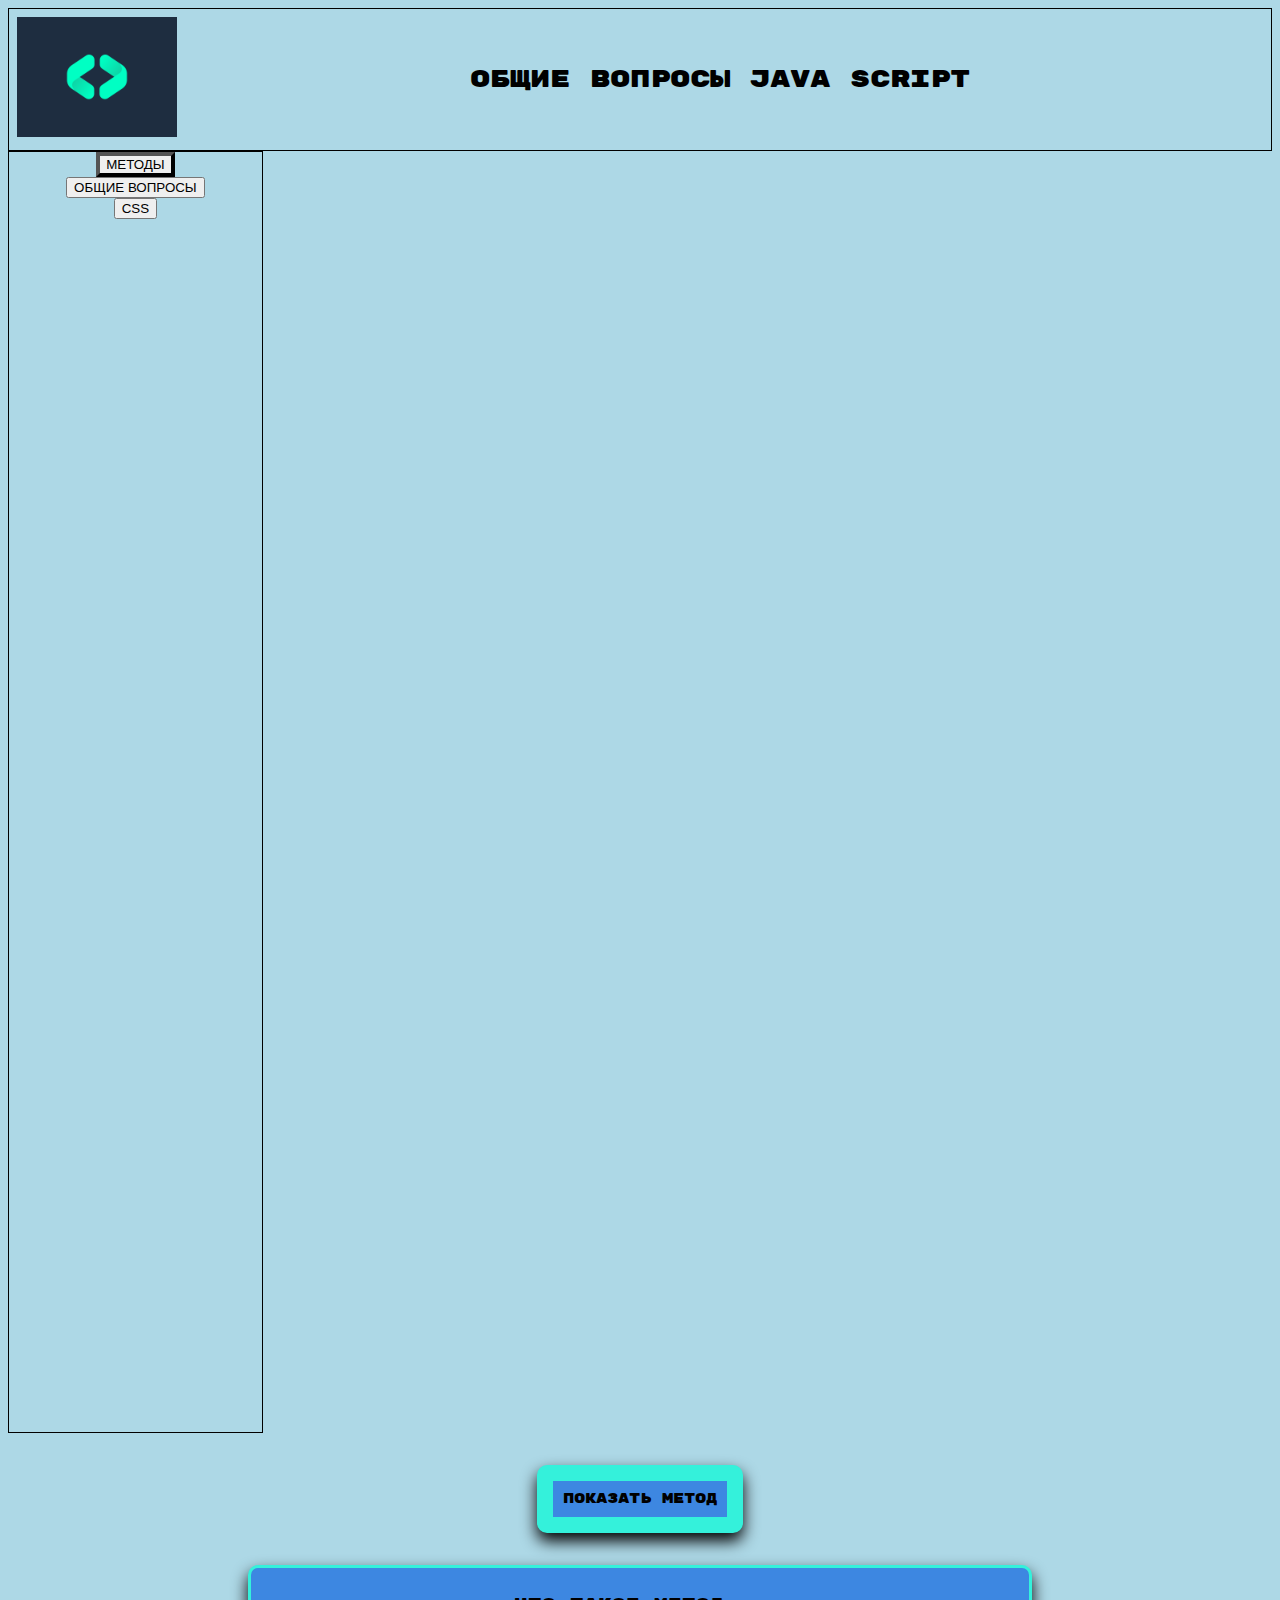
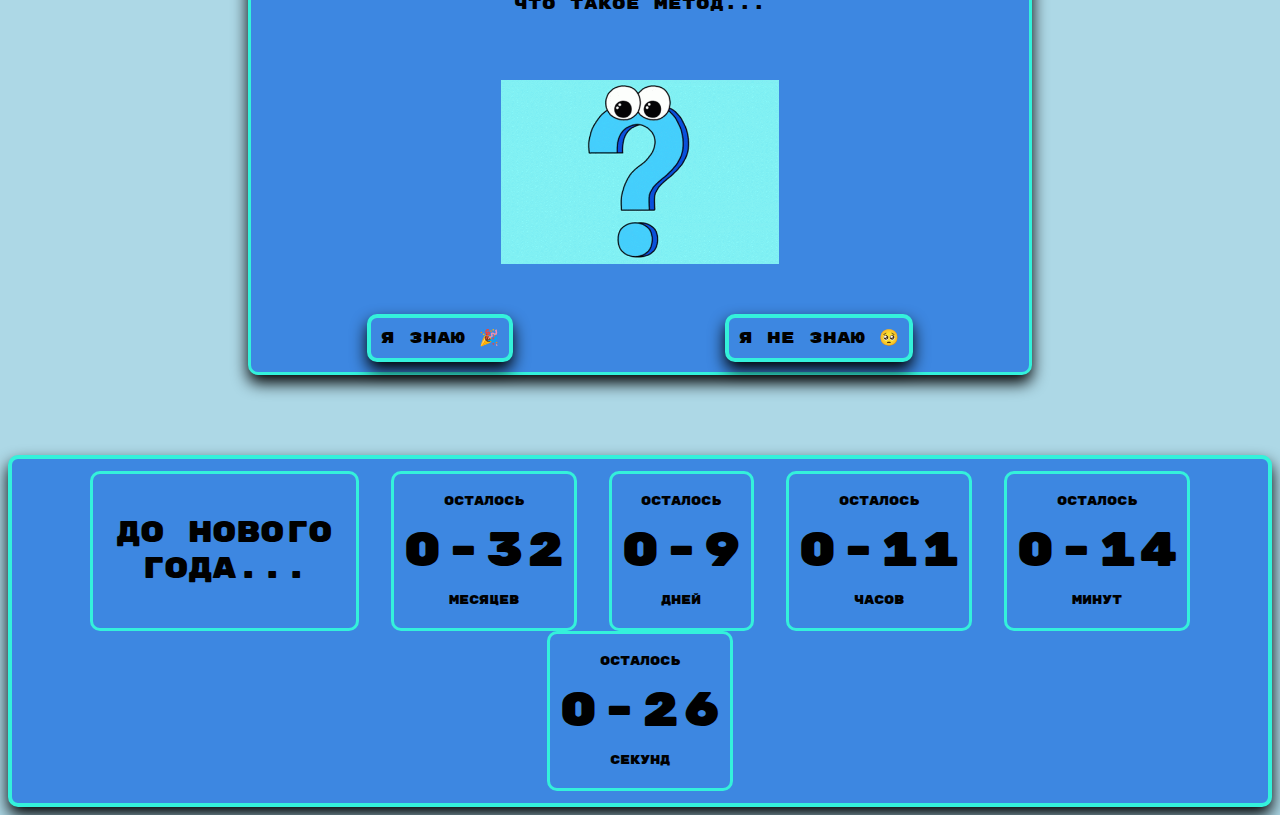
<file: Myproject/index.html>
<!DOCTYPE html>
<html lang="ru">
    <head>
        <meta charset="utf-8" />
        <meta http-equiv="X-UA-Compatible" content="IE=edge" />
        <meta name="viewport" content="width=device-width, initial-scale=1.0" />
        <title>Карточки</title>
        <link rel="stylesheet" href="css/styles.css " />
        <link rel="preconnect" href="https://fonts.googleapis.com" />
        <link rel="preconnect" href="https://fonts.gstatic.com" crossorigin />
        <link href="https://fonts.googleapis.com/css2?family=Rubik+Mono+One&display=swap" rel="stylesheet" />
    </head>
    <body>
        <div class="root">
            <div class="header">
                <div class="header__logo">
                    <img src="images/1c54f7b06d7723c21afc5035bf88a5ef.png" alt="" />
                </div>
                <div class="header__headline">
                    <div class="headline__wrapper">
                        <p>ОБЩИЕ ВОПРОСЫ JAVA SCRIPT</p>
                    </div>
                </div>
            </div>

            <div class="main-page">
                <div class="side-bar">
                    <div class="left-bar__buttons">
                        <button class="left-nav-button active">МЕТОДЫ</button>
                        <button class="left-nav-button">ОБЩИЕ ВОПРОСЫ</button>
                        <button class="left-nav-button">СSS</button>
                    </div>
                </div>
                <div class="q-page">
                    <div class="get-method-buttons">
                        <div class="get-method-button-div">
                            <button class="get-method-button">ПОКАЗАТЬ МЕТОД</button>
                        </div>
                        <div class="get-method-button-div hidden">
                            <button class="get-method-button">ПОКАЗАТЬ ОБЩИЙ ВОПРОС</button>
                        </div>
                        <div class="get-method-button-div hidden">
                            <button class="get-method-button">ПОКАЗАТЬ ВОПРОС ПРО СSS</button>
                        </div>
                    </div>

                    <!-- БЛОК ВОПРОСА С ГИФКОЙ-->
                    <div class="question-card-div">
                        <div class="question-card">
                            <p class="question-p">ЧТО ТАКОЕ МЕТОД...</p>
                            <div class="question-card-gif-div">
                                <img src="images/question-mark-animation.gif" alt="" />
                            </div>
                            <div class="answer hidden">
                                <div class="answer-wrapper">
                                    <p class="answer__text">Some text</p>
                                </div>
                            </div>
                            <div class="answers-buttons">
                                <a href="#" class="answer-button answer-button__yes">
                                    <span>Я ЗНАЮ 🎉</span>
                                </a>
                                <a href="#" class="answer-button answer-button__go">
                                    <span>ПОГНАЛИ ДАЛЬШЕ 🤟</span>
                                </a>
                                <a href="#" class="answer-button answer-button__no">
                                    <span>Я НЕ ЗНАЮ 🥺</span>
                                </a>
                            </div>
                        </div>
                    </div>

                    <!-- БЛОК С ТАЙМЕРОМ -->
                    <div class="timer-section">
                        <div class="timer-wrapper">
                            <div class="timer-item timer-item__description">
                                <p class="timer__p-description">ДО НОВОГО ГОДА...</p>
                            </div>
                            <div class="timer-item">
                                <p>Осталось</p>
                                <div class="timer-months">0</div>
                                <p>месяцев</p>
                            </div>
                            <div class="timer-item">
                                <p>Осталось</p>
                                <div class="timer-days">0</div>
                                <p>дней</p>
                            </div>
                            <div class="timer-item">
                                <p>Осталось</p>
                                <div class="timer-hours">0</div>
                                <p>часов</p>
                            </div>
                            <div class="timer-item">
                                <p>Осталось</p>
                                <div class="timer-minutes">0</div>
                                <p>минут</p>
                            </div>
                            <div class="timer-item">
                                <p>Осталось</p>
                                <div class="timer-seconds">0</div>
                                <p>секунд</p>
                            </div>
                        </div>
                    </div>
                </div>
            </div>
        </div>
        <script src="scripts/script.js"></script>
    </body>
</html>
</file>
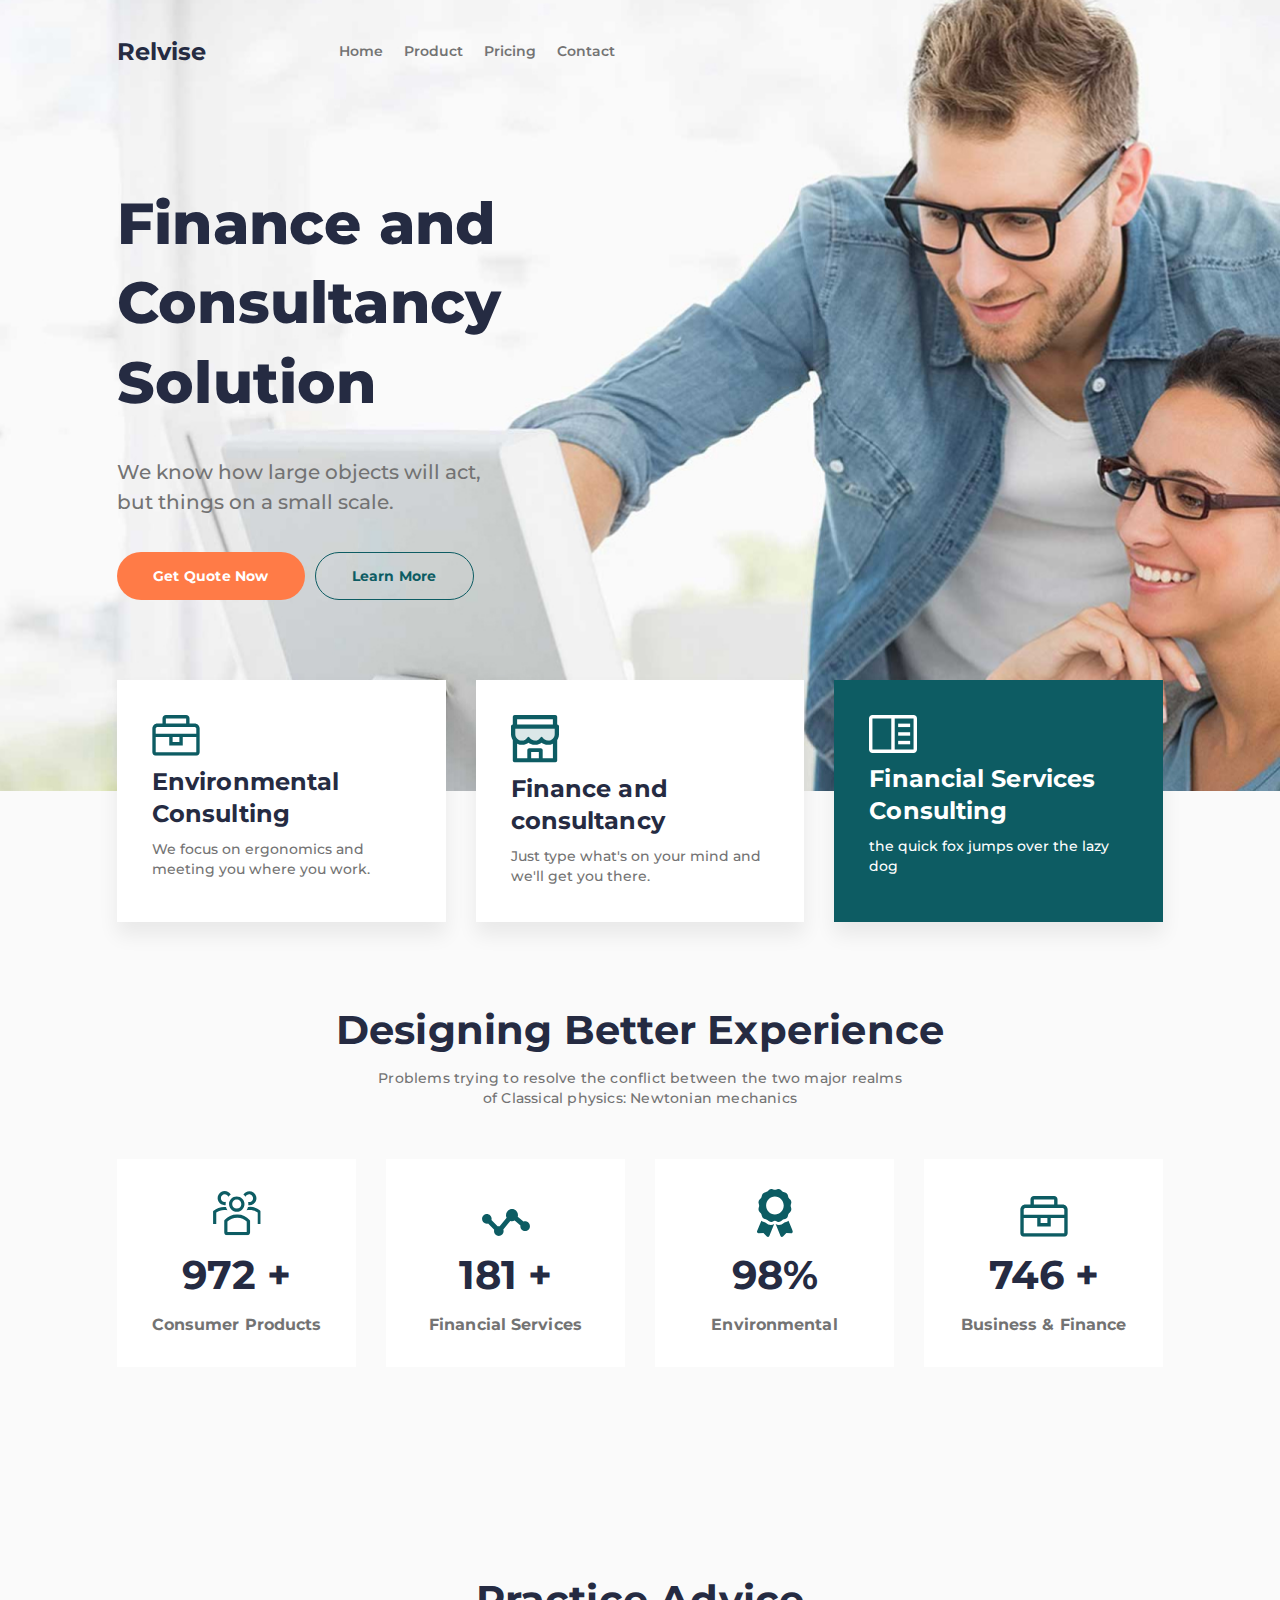
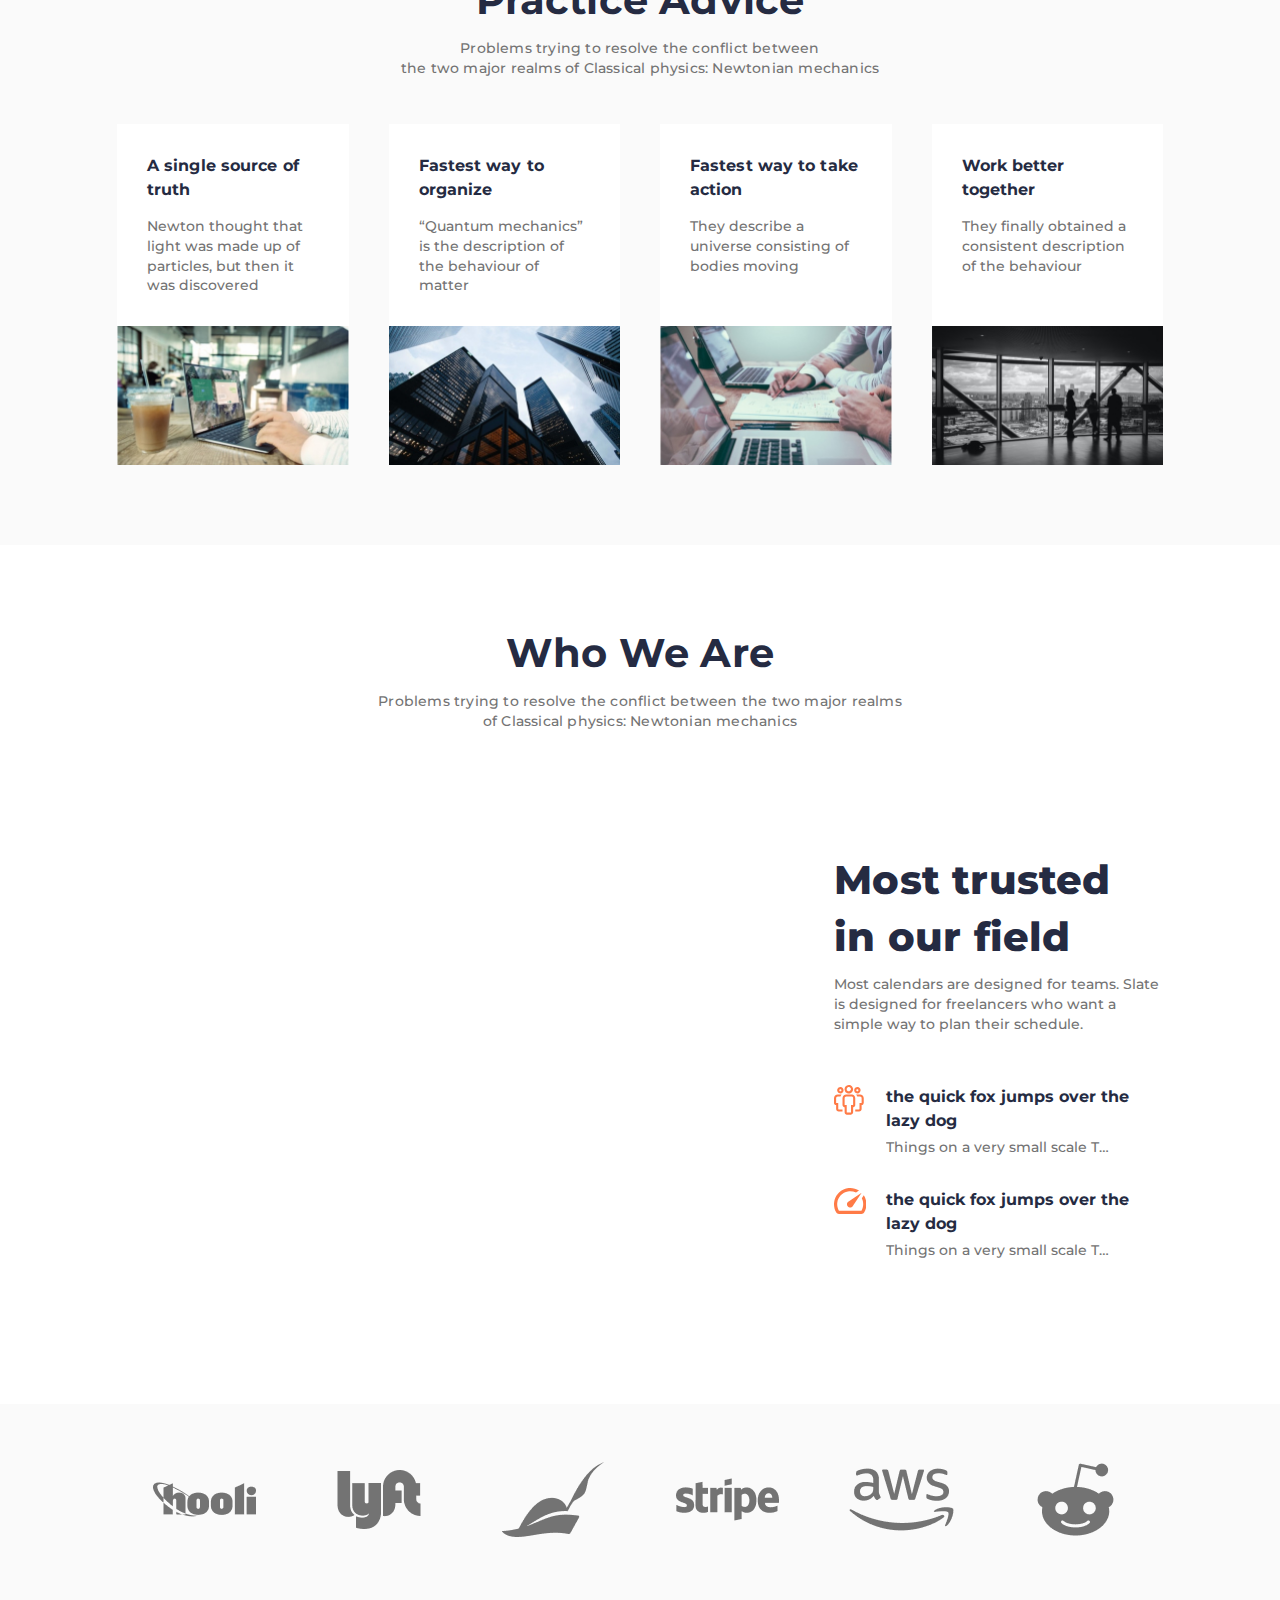
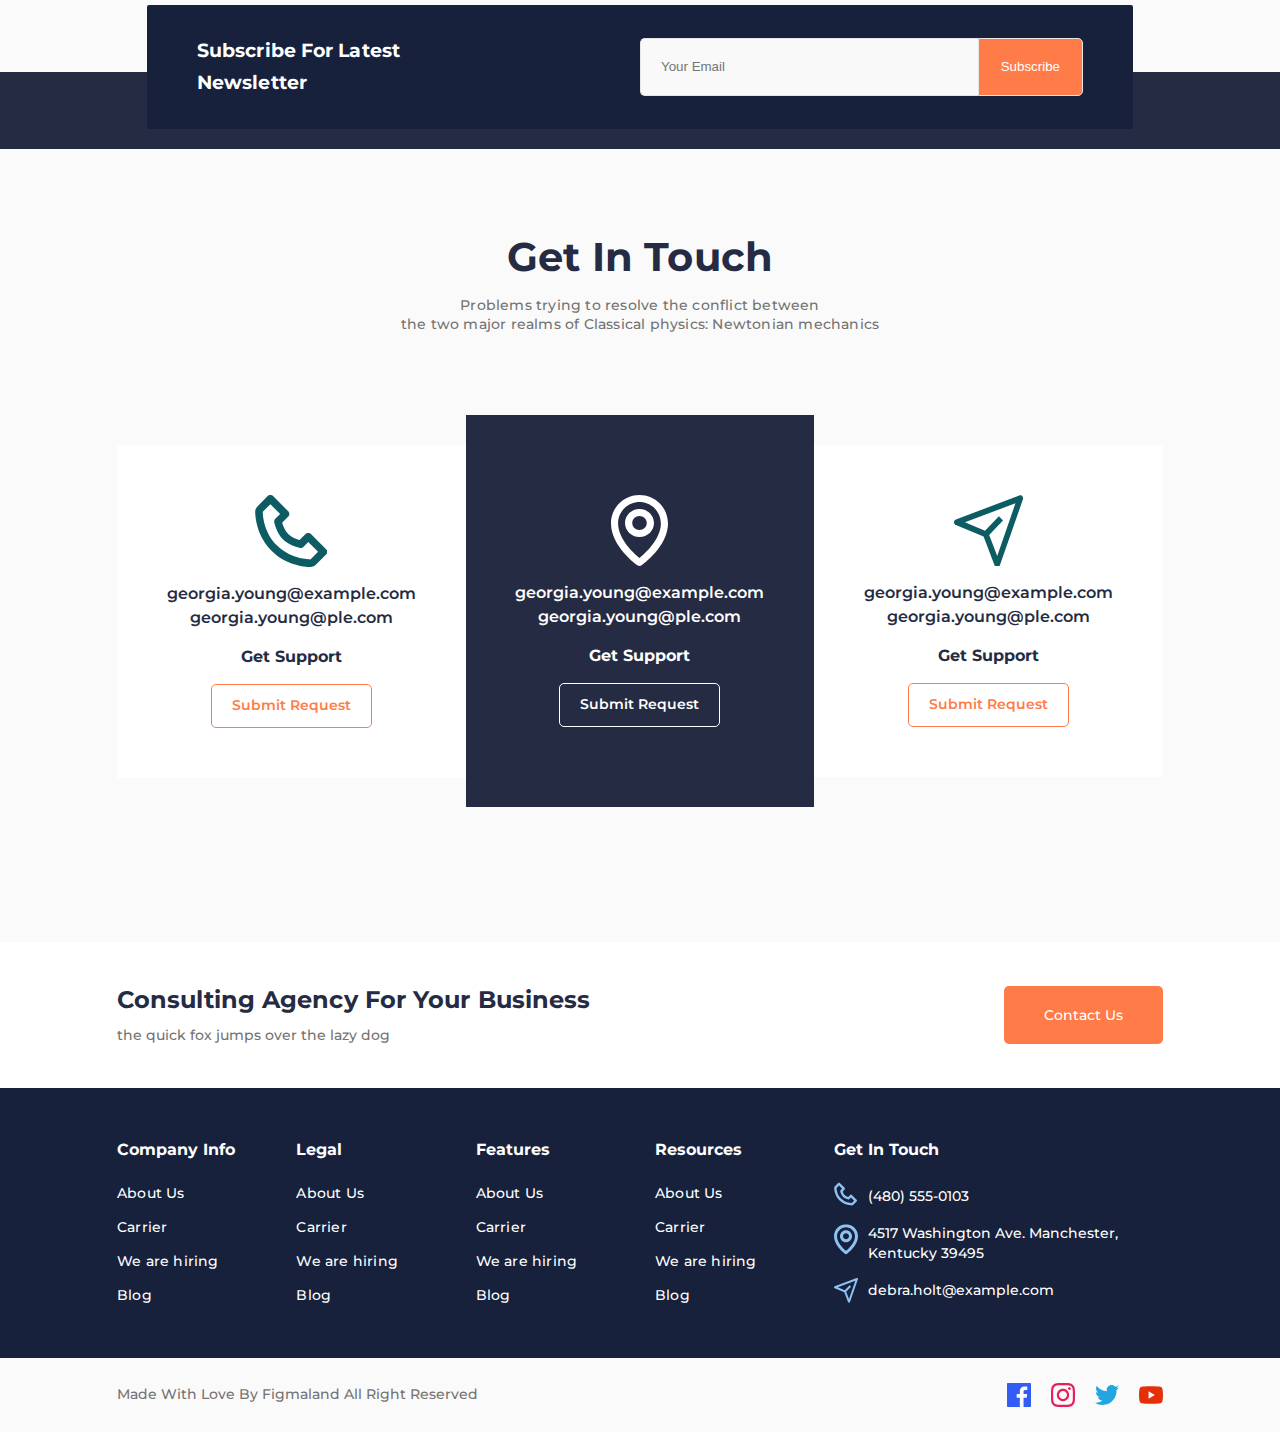
<file: relvise/relvise_original_final/index.html>
<!DOCTYPE html>
<html>
	<head>
		<meta charset="UTF-8">
		<meta name="viewport" content="width=device-width, initial-scale=1.0">
		<link href="https://fonts.googleapis.com/css?family=Montserrat:regular,500,600,700,800&display=swap" rel="stylesheet" />
		<link rel="stylesheet" href="css/style.css">
		<title>Relvise</title>
	</head>
	<body>
		<div class="wrapper">
			<header class="header">
				<div class="header__container _container">
					<a href="" class="header__logo">
						Relvise
					</a>
					<nav class="header__menu menu">
						<ul class="menu__list">
							<li class="menu__item">
								<a href="" class="menu__link">Home</a>
							</li>
							<li class="menu__item">
								<a href="" class="menu__link">Product</a>
							</li>
							<li class="menu__item">
								<a href="" class="menu__link">Pricing</a>
							</li>
							<li class="menu__item">
								<a href="" class="menu__link">Contact</a>
							</li>
						</ul>
					</nav>
				</div>
			</header>
			<main class="page">
				<div class="page__main-block main-block">
					<div class="main-block__container _container">
						<div class="main-block__body">
							<h1 class="main-block__title">Finance and Consultancy Solution</h1>
							<div class="main-block__text">
								We know how large objects will act, but things on a small scale.
							</div>
							<div class="main-block__buttons">
								<a href="" class="main-block__button main-block__button_orange">Get Quote Now</a>
								<a href="" class="main-block__button main-block__button_border">Learn More</a>
							</div>
						</div>
					</div>
					<div class="main-block__image _ibg">
						<img src="img/mainblock/cover.jpg" alt="cover">
					</div>
				</div>
				<section class="page__services services">
					<div class="services__container _container">
						<div class="services__body">
							<div class="services__column">
								<div class="services__item item-service">
									<div class="item-service__icon"><img src="img/services/01.svg" alt="Environmental Consulting"></div>
									<h3 class="item-service__title">Environmental Consulting</h3>
									<div class="item-service__text">We focus on ergonomics and meeting you where you work. </div>
								</div>
							</div>
							<div class="services__column">
								<div class="services__item item-service">
									<div class="item-service__icon"><img src="img/services/02.svg" alt="Finance and consultancy"></div>
									<h3 class="item-service__title">Finance and consultancy</h3>
									<div class="item-service__text">Just type what's on your mind and we'll get you there.</div>
								</div>
							</div>
							<div class="services__column">
								<div class="services__item item-service item-service_green">
									<div class="item-service__icon"><img src="img/services/03.svg" alt="Financial Services Consulting"></div>
									<h3 class="item-service__title">Financial Services Consulting</h3>
									<div class="item-service__text">the quick fox jumps over the lazy dog</div>
								</div>
							</div>
						</div>
					</div>
				</section>
				<section class="page__advantages advantages">
					<div class="advantages__container _container">
						<div class="advantages__header header-block">
							<h2 class="header-block__title">Designing Better Experience</h2>
							<div class="header-block__sub-title">
								Problems trying to resolve the conflict between the two major realms <br> of Classical physics: Newtonian mechanics
							</div>
						</div>
						<div class="advantages__body">
							<div class="advantages__column">
								<div class="advantages__item">
									<div class="advantages__icon">
										<img src="img/advantages/01.svg" alt="Consumer Products">
									</div>
									<div class="advantages__value">972 +</div>
									<div class="advantages__text">Consumer Products</div>
								</div>
							</div>
							<div class="advantages__column">
								<div class="advantages__item">
									<div class="advantages__icon">
										<img src="img/advantages/02.svg" alt="Financial Services">
									</div>
									<div class="advantages__value">181 +</div>
									<div class="advantages__text">Financial Services</div>
								</div>
							</div>
							<div class="advantages__column">
								<div class="advantages__item">
									<div class="advantages__icon">
										<img src="img/advantages/03.svg" alt="Environmental">
									</div>
									<div class="advantages__value">98%</div>
									<div class="advantages__text">Environmental</div>
								</div>
							</div>
							<div class="advantages__column">
								<div class="advantages__item">
									<div class="advantages__icon">
										<img src="img/advantages/04.svg" alt="Business & Finance">
									</div>
									<div class="advantages__value">746 +</div>
									<div class="advantages__text">Business & Finance</div>
								</div>
							</div>
						</div>
					</div>
				</section>
				<section class="page__practice practice">
					<div class="practice__container _container">
						<div class="practice__header header-block">
							<h2 class="header-block__title">Practice Advice</h2>
							<div class="header-block__sub-title">
								Problems trying to resolve the conflict between <br>the two major realms of Classical physics: Newtonian mechanics
							</div>
						</div>
						<div class="practice__body">
							<div class="practice__column">
								<article class="practice__item item-practice">
									<div class="item-practice__content">
										<a href="" class="item-practice__link">
											<h4 class="item-practice__title">A single source of truth</h4>
										</a>
										<div class="item-practice__text">
											Newton thought that light was made up of particles, but then it was discovered
										</div>
									</div>
									<a href="" class="item-practice__image _ibg">
										<img src="img/practice/01.jpg" alt="A single source of truth">
									</a>
								</article>
							</div>
							<div class="practice__column">
								<article class="practice__item item-practice">
									<div class="item-practice__content">
										<a href="" class="item-practice__link">
											<h4 class="item-practice__title">Fastest way to organize</h4>
										</a>
										<div class="item-practice__text">
											“Quantum mechanics” is the description of the behaviour of matter
										</div>
									</div>
									<a href="" class="item-practice__image _ibg">
										<img src="img/practice/02.jpg" alt="Fastest way to organize">
									</a>
								</article>
							</div>
							<div class="practice__column">
								<article class="practice__item item-practice">
									<div class="item-practice__content">
										<a href="" class="item-practice__link">
											<h4 class="item-practice__title">Fastest way to take action</h4>
										</a>
										<div class="item-practice__text">
											They describe a universe consisting of bodies moving
										</div>
									</div>
									<a href="" class="item-practice__image _ibg">
										<img src="img/practice/03.jpg" alt="Fastest way to take action">
									</a>
								</article>
							</div>
							<div class="practice__column">
								<article class="practice__item item-practice">
									<div class="item-practice__content">
										<a href="" class="item-practice__link">
											<h4 class="item-practice__title">Work better together</h4>
										</a>
										<div class="item-practice__text">
											They finally obtained a consistent description of the behaviour
										</div>
									</div>
									<a href="" class="item-practice__image _ibg">
										<img src="img/practice/04.jpg" alt="Work better together">
									</a>
								</article>
							</div>
						</div>
					</div>
				</section>
				<section class="page__whoweare whoweare">
					<div class="whoweare__container _container">
						<div class="whoweare__header header-block">
							<h2 class="header-block__title">Who We Are</h2>
							<div class="header-block__sub-title">
								Problems trying to resolve the conflict between the two major realms <br> of Classical physics: Newtonian mechanics
							</div>
						</div>
						<div class="whoweare__body">
							<div class="whoweare__video">
								<iframe width="560" height="315" src="https://www.youtube.com/embed/6MUuoNX6IdQ" title="YouTube video player" frameborder="0" allow="accelerometer; autoplay; clipboard-write; encrypted-media; gyroscope; picture-in-picture" allowfullscreen></iframe>
							</div>
							<div class="whoweare__content">
								<div class="whoweare__top">
									<h2 class="whoweare__title">Most trusted in our field</h2>
									<div class="whoweare__text">Most calendars are designed for teams. Slate is designed for freelancers who want a simple way to plan their schedule.</div>
								</div>
								<div class="whoweare__items">
									<div class="whoweare__item item-whoweare">
										<div class="item-whoweare__icon">
											<img src="img/whoweare/icons/01.svg" alt="">
										</div>
										<div class="item-whoweare__body">
											<div class="item-whoweare__title">the quick fox jumps over the lazy dog</div>
											<div class="item-whoweare__text">Things on a very small scale Things on a very small scaleThings on a very small scaleThings on a very small scale</div>
										</div>
									</div>
									<div class="whoweare__item item-whoweare">
										<div class="item-whoweare__icon">
											<img src="img/whoweare/icons/02.svg" alt="">
										</div>
										<div class="item-whoweare__body">
											<div class="item-whoweare__title">the quick fox jumps over the lazy dog</div>
											<div class="item-whoweare__text">Things on a very small scale Things on a very small scaleThings on a very small scaleThings on a very small scale</div>
										</div>
									</div>
								</div>
							</div>
						</div>
					</div>
				</section>
				<div class="page__clients clients">
					<div class="clients__container _container">
						<div class="clients__items">
							<div class="clients__item">
								<img src="img/clients/01.png" alt="clients">
							</div>
							<div class="clients__item">
								<img src="img/clients/02.png" alt="clients">
							</div>
							<div class="clients__item">
								<img src="img/clients/03.png" alt="clients">
							</div>
							<div class="clients__item">
								<img src="img/clients/04.png" alt="clients">
							</div>
							<div class="clients__item">
								<img src="img/clients/05.png" alt="clients">
							</div>
							<div class="clients__item">
								<img src="img/clients/06.png" alt="clients">
							</div>
						</div>
					</div>
				</div>
				<section class="page__subscribe subscribe">
					<div class="subscribe__container _container">
						<div class="subscribe__body">
							<h4 class="subscribe__title">Subscribe For Latest Newsletter</h4>
							<form action="#" class="subscribe__form">
								<input autocomplete="off" type="email" required name="form[]" placeholder="Your Email" class="subscribe__input">
								<button type="submit" class="subscribe__button">Subscribe</button>
							</form>
						</div>
					</div>
				</section>
				<section class="page__getintouch getintouch">
					<div class="getintouch__container _container">
						<div class="getintouch__header header-block">
							<h2 class="header-block__title">Get In Touch</h2>
							<div class="header-block__sub-title">
								Problems trying to resolve the conflict between <br> the two major realms of Classical physics: Newtonian mechanics
							</div>
						</div>
						<div class="getintouch__items">
							<div class="getintouch__item item-getintouch">
								<div class="item-getintouch__icon">
									<img src="img/getintouch/01.svg" alt="getintouch">
								</div>
								<div class="item-getintouch__emails">
									<a href="mailto:georgia.young@example.com" class="item-getintouch__email">georgia.young@example.com</a>
									<a href="mailto:georgia.young@ple.com" class="item-getintouch__email">georgia.young@ple.com</a>
								</div>
								<div class="item-getintouch__label">Get Support</div>
								<a href="" class="item-getintouch__button">Submit Request</a>
							</div>
							<div class="getintouch__item item-getintouch item-getintouch_active">
								<div class="item-getintouch__icon">
									<img src="img/getintouch/02.svg" alt="getintouch">
								</div>
								<div class="item-getintouch__emails">
									<a href="mailto:georgia.young@example.com" class="item-getintouch__email">georgia.young@example.com</a>
									<a href="mailto:georgia.young@ple.com" class="item-getintouch__email">georgia.young@ple.com</a>
								</div>
								<div class="item-getintouch__label">Get Support</div>
								<a href="" class="item-getintouch__button">Submit Request</a>
							</div>
							<div class="getintouch__item item-getintouch">
								<div class="item-getintouch__icon">
									<img src="img/getintouch/03.svg" alt="getintouch">
								</div>
								<div class="item-getintouch__emails">
									<a href="mailto:georgia.young@example.com" class="item-getintouch__email">georgia.young@example.com</a>
									<a href="mailto:georgia.young@ple.com" class="item-getintouch__email">georgia.young@ple.com</a>
								</div>
								<div class="item-getintouch__label">Get Support</div>
								<a href="" class="item-getintouch__button">Submit Request</a>
							</div>
						</div>
					</div>
				</section>
				<section class="page__contact contact">
					<div class="contact__container _container">
						<div class="contact__body">
							<div class="contact__content">
								<h4 class="contact__title">Consulting Agency For Your Business</h4>
								<div class="contact__text">the quick fox jumps over the lazy dog</div>
							</div>
							<a href="" class="contact__button">Contact Us</a>
						</div>
					</div>
				</section>
			</main>
			<footer class="footer">
				<div class="footer__top">
					<div class="footer__main _container">
						<div class="footer__row">
							<div class="footer__column">
								<div class="footer__label">Company Info</div>
								<nav class="footer__menu menu-footer">
									<ul class="menu-footer__list">
										<li class="menu-footer__item"><a href="" class="menu-footer__link">About Us</a></li>
										<li class="menu-footer__item"><a href="" class="menu-footer__link">Carrier</a></li>
										<li class="menu-footer__item"><a href="" class="menu-footer__link">We are hiring</a></li>
										<li class="menu-footer__item"><a href="" class="menu-footer__link">Blog</a></li>
									</ul>
								</nav>
							</div>
							<div class="footer__column">
								<div class="footer__label">Legal</div>
								<nav class="footer__menu menu-footer">
									<ul class="menu-footer__list">
										<li class="menu-footer__item"><a href="" class="menu-footer__link">About Us</a></li>
										<li class="menu-footer__item"><a href="" class="menu-footer__link">Carrier</a></li>
										<li class="menu-footer__item"><a href="" class="menu-footer__link">We are hiring</a></li>
										<li class="menu-footer__item"><a href="" class="menu-footer__link">Blog</a></li>
									</ul>
								</nav>
							</div>
							<div class="footer__column">
								<div class="footer__label">Features</div>
								<nav class="footer__menu menu-footer">
									<ul class="menu-footer__list">
										<li class="menu-footer__item"><a href="" class="menu-footer__link">About Us</a></li>
										<li class="menu-footer__item"><a href="" class="menu-footer__link">Carrier</a></li>
										<li class="menu-footer__item"><a href="" class="menu-footer__link">We are hiring</a></li>
										<li class="menu-footer__item"><a href="" class="menu-footer__link">Blog</a></li>
									</ul>
								</nav>
							</div>
							<div class="footer__column">
								<div class="footer__label">Resources</div>
								<nav class="footer__menu menu-footer">
									<ul class="menu-footer__list">
										<li class="menu-footer__item"><a href="" class="menu-footer__link">About Us</a></li>
										<li class="menu-footer__item"><a href="" class="menu-footer__link">Carrier</a></li>
										<li class="menu-footer__item"><a href="" class="menu-footer__link">We are hiring</a></li>
										<li class="menu-footer__item"><a href="" class="menu-footer__link">Blog</a></li>
									</ul>
								</nav>
							</div>
							<div class="footer__column">
								<div class="footer__label">Get In Touch</div>
								<div class="footer__contacts contacts-footer">
									<a href="tel:4805550103" class="contacts-footer__item contacts-footer__item_phone">(480) 555-0103</a>
									<a href="" class="contacts-footer__item contacts-footer__item_map">4517 Washington Ave. Manchester, Kentucky 39495</a>
									<a href="mailto:debra.holt@example.com" class="contacts-footer__item contacts-footer__item_email">debra.holt@example.com</a>
								</div>
							</div>
						</div>
					</div>
				</div>
				<div class="footer__bottom">
					<div class="footer__container _container">
						<div class="footer__copy">Made With Love By Figmaland All Right Reserved </div>
						<div class="footer__social social">
							<a href="" class="social__item">
								<img src="img/footer/social/01.svg" alt="social">
							</a>
							<a href="" class="social__item">
								<img src="img/footer/social/02.svg" alt="social">
							</a>
							<a href="" class="social__item">
								<img src="img/footer/social/03.svg" alt="social">
							</a>
							<a href="" class="social__item">
								<img src="img/footer/social/04.svg" alt="social">
							</a>
						</div>
					</div>
				</div>
			</footer>
		</div>
		<script src="js/script.js"></script>
	</body>
</html>
</file>
<file: Myproject/css/styles.css>
/* MAIN */

body {
    background: lightblue;
}

/* .root {
    display: flex;
    flex-direction: row;
} */

/* SIDE BAR */

.side-bar {
    border: solid black 0.1rem;
    width: 20%;
    height: 100vw;
}

.header__logo {
    max-width: 10rem;
}

.header__logo img {
    width: 100%;
    max-height: 9.375rem;
}

.button-div {
    display: flex;
    justify-content: center;
}

.left-bar__buttons {
    display: flex;
    flex-direction: column;
    justify-content: space-between;
    align-items: center;
}

.side-bar__button {
    border: solid rgb(52, 241, 219) 1rem;
    border-radius: 10px;
    padding: 10px 10px;
    background: rgb(61, 135, 225);
    font-size: 1.5rem;
    box-shadow: 0px 8px 16px 0px;
    font-family: "Rubik Mono One", sans-serif;
    margin: 2rem;
}

.active {
    border-width: 0.25rem;
}

/* HEADER */

.header {
    border: solid black 0.1rem;
    padding: 0.5rem;
    display: flex;
    flex-direction: row;
}
.header__headline p {
    align-items: center;
}

.header__headline {
    margin: 1.5rem 0.5rem;
    font-size: 1.5rem;
    font-family: "Rubik Mono One", sans-serif;
    width: 100%;
    display: flex;
    flex-direction: row;
    justify-content: center;
}

/* CONTAINER */

.container {
    border: solid black 0.1rem;
    display: block;
    flex-direction: column;
    /* height: 1000px; */
    width: 80%;
}

.q-page {
    display: flex;
    flex-direction: column;
}

/* GET-METHOD-SECTION */

.get-method-button-div {
    display: flex;
    justify-content: center;
    margin: 2rem 0rem;
}

.get-method-button {
    border: solid rgb(52, 241, 219) 1rem;
    border-radius: 10px;
    padding: 10px 10px;
    background: rgb(61, 135, 225);
    font-size: 1 rem;
    box-shadow: 0px 8px 16px 0px;
    font-family: "Rubik Mono One", sans-serif;
}

.hidden {
    display: none !important;
}

/* QUESTION SECTION */

.question-card-div {
    display: flex;
    justify-content: center;
}

.question-card {
    border: solid rgb(52, 241, 219) 0.2rem;
    border-radius: 10px;
    padding: 10px 10px;
    background: rgb(61, 135, 225);
    font-size: 1 rem;
    box-shadow: 0px 8px 16px 0px;
    font-family: "Rubik Mono One", sans-serif;
    display: flex;
    flex-direction: column;
    justify-content: space-between;
    width: 60%;
    height: 24rem;
}

.question-card > p {
    display: inline;
    text-align: center;
}

.question-card-gif-div {
    padding: 2rem;
    display: flex;
    justify-content: center;
}

.question-card-gif-div > img {
    max-width: 40%;
}

.answer-button {
    border: solid rgb(52, 241, 219) 0.25rem;
    border-radius: 10px;
    padding: 10px 10px;
    background: rgb(61, 135, 225);
    font-size: 1 rem;
    box-shadow: 0px 8px 16px 0px;
    font-family: "Rubik Mono One", sans-serif;
    display: flex;
    justify-content: center;
    text-decoration: none;
    color: black;
}

.answers-buttons {
    display: flex;
    justify-content: space-around;
}

.answer-button__go {
    display: none;
}

.answer-wrapper {
    padding: 3rem;
}

/* TIMER SECTION */

.timer-section {
    display: flex;
    justify-content: center;
    padding: 0.5rem;
    background: rgb(61, 135, 225);
    font-size: 0.75rem;
    box-shadow: 0px 8px 16px 0px;
    font-family: "Rubik Mono One", sans-serif;
    border: solid rgb(52, 241, 219) 0.25rem;
    border-radius: 10px;
    margin-top: 5rem;
}

.timer-wrapper {
    display: flex;
    justify-content: center;
    column-gap: 2rem;
    padding: 0.25rem;
    flex-wrap: wrap;
}

.timer-item {
    display: flex;
    flex-direction: column;
    justify-content: space-around;
    align-items: center;
    border: solid rgb(52, 241, 219) 0.2rem;
    border-radius: 10px;
    padding: 0.5rem;
}

.timer-item > div {
    font-size: 3rem;
}

.timer__p-description {
    font-size: calc(1rem + 1vw);
    text-align: center;
}

.timer-item__description {
    flex-basis: 20%;
}

.timer-description > p {
    margin: 0.5rem;
}

.answer__text {
    font-size: 1rem;
}
</file>
<file: relvise/relvise_original_final/css/style.css>
/* Обнуление */
*,
*::before,
*::after {
	padding: 0;
	margin: 0;
	border: 0;
	box-sizing: border-box;
}
a {
	text-decoration: none;
}
ul,
ol,
li {
	list-style: none;
}
img {
	vertical-align: top;
}
h1,
h2,
h3,
h4,
h5,
h6 {
	font-weight: inherit;
	font-size: inherit;
}
html,
body {
	height: 100%;
	line-height: 1;
	background: #fafafa;
	font-size: 14px;
	color: #252b42;
	font-weight: 500;
	font-family: Montserrat;
}
/* ---------------------------------------------------------------------------- */
.wrapper {
	min-height: 100%;
	overflow: hidden;
	display: flex;
	flex-direction: column;
}
/* ---------------------------------------------------------------------------- */
._container {
	max-width: 1046px;
	padding: 0px 15px;
	margin: 0px auto;
	box-sizing: content-box;
}
._ibg {
	position: relative;
}
._ibg img {
	position: absolute;
	width: 100%;
	height: 100%;
	top: 0;
	left: 0;
	object-fit: cover;
}
/* ---ШАПКА------------------------------------------------------------------------- */
.header {
	position: absolute;
	width: 100%;
	left: 0;
	top: 0;
	z-index: 50;
}
.header__container {
	display: flex;
	min-height: 104px;
	align-items: center;
}
@media (max-width: 479px) {
	.header__container {
		min-height: 70px;
	}
}
.header__logo {
	font-size: 24px;
	font-weight: 700;
	color: inherit;
}
.header__menu {
	margin: 0px 0px 0px 133px;
}
@media (max-width: 992px) {
	.header__menu {
		margin: 0px 0px 0px 80px;
	}
}
@media (max-width: 767px) {
	.header__menu {
		margin: 0px 0px 0px 40px;
	}
}
@media (max-width: 479px) {
	.header__menu {
		margin: 0px 0px 0px 20px;
	}
}
.menu {
	padding: 5px 0;
}
.menu__list {
	flex-wrap: wrap;
	display: flex;
}
.menu__item {
}
.menu__item:not(:last-child) {
	margin: 0px 21px 0px 0px;
}
.menu__link {
	color: #737373;
	font-weight: 600;
	line-height: calc(24 / 14 * 100%);
}
.menu__link:hover {
	text-decoration: underline;
}
@media (max-width: 479px) {
	.menu__link {
		font-size: 18px;
	}
}
/* ---PAGE------------------------------------------------------------------------- */
.page {
	flex: 1 1 auto;
}
.page__main-block {
}
.page__services {
	position: relative;
	z-index: 2;
	margin: -111px 0px 0px 0px;
}
.page__advantages {
}
.page__practice {
}
.page__whoweare {
}
.page__clients:not(:last-child) {
	margin: 0px 0px 10px 0px;
}
.page__subscribe {
}
.page__getintouch {
}
.page__contact {
}
/* ---HEADER-BLOCK------------------------------------------------------------------------- */
.header-block {
	text-align: center;
	letter-spacing: 0.2px;
}
.header-block__title {
	line-height: 142%;
	font-weight: 700;
	font-size: 40px;
}
.header-block__title:not(:last-child) {
	margin: 0px 0px 10px 0px;
}
.header-block__sub-title {
	line-height: 142%;
	color: #737373;
}
@media (max-width: 992px) {
	.header-block__title {
		font-size: 35px;
	}
}
@media (max-width: 767px) {
	.header-block__title {
		font-size: 30px;
	}
}
/* ---ПОДВАЛ------------------------------------------------------------------------- */
.footer {
}
/* ---MAIN-BLOCK------------------------------------------------------------------------- */
.main-block {
	position: relative;
}
.main-block__container {
}
.main-block__body {
	padding: 184px 0px 191px 0px;
	position: relative;
	z-index: 2;
	max-width: 400px;
}
@media (max-width: 992px) {
	.main-block__body {
		padding: 120px 0px 191px 0px;
	}
}
@media (max-width: 479px) {
	.main-block__body {
		padding: 115px 0px 160px 0px;
	}
}
.main-block__body > *:not(:last-child) {
	margin: 0px 0px 35px 0px;
}

.main-block__title {
	font-size: 58px;
	line-height: 137%;
	letter-spacing: 0.2px;
	font-weight: 800;
}
@media (max-width: 479px) {
	.main-block__title {
		font-size: 42px;
	}
}
.main-block__text {
	color: #737373;
	font-size: 20px;
	line-height: 150%;
}
@media (max-width: 479px) {
	.main-block__text {
		color: #585757;
	}
}
.main-block__buttons {
	display: flex;
	flex-wrap: wrap;
	margin: -10px 0;
}
.main-block__button {
	border-radius: 37px;
	display: flex;
	min-height: 48px;
	justify-content: center;
	align-items: center;
	letter-spacing: 0.2px;
	font-weight: 700;
	text-align: center;
	line-height: 150%;
	padding: 5px 36px;
	margin: 10px 0;
	transition: all 0.3s ease 0s;
}

@media (max-width: 479px) {
	.main-block__button {
		flex: 1 1 100%;
	}
}
@media (min-width: 479px) {
	.main-block__button:not(:last-child) {
		margin-right: 10px;
	}
}
.main-block__button_orange {
	background: #ff7b47;
	color: #fff;
}
.main-block__button_orange:hover {
	background-color: #fff;
	color: #ff7b47;
}
.main-block__button_border {
	color: #0d5c63;
	border: 1px solid #0d5c63;
}
.main-block__button_border:hover {
	background-color: #0d5c63;
	color: #fff;
}
.main-block__image {
	position: absolute;
	width: 100%;
	height: 100%;
	top: 0;
	left: 0;
}

@media (max-width: 1300px) {
	.main-block__image img {
		object-position: right;
	}
}
@media (max-width: 992px) {
	.main-block__image {
		opacity: 0.5;
	}
}
/* ----------------------------------- */
.services {
}
.services__container {
}
.services__body {
}
@media (min-width: 670px) {
	.services__body {
		display: flex;
		flex-wrap: wrap;
		margin: 0px -15px;
	}
}
.services__column {
	flex: 0 1 33.333%;
}
@media (min-width: 670px) {
	.services__column {
		padding: 0px 15px;
	}
}

@media (max-width: 992px) {
	.services__column {
		flex: 0 1 50%;
	}
	.services__column:not(:last-child) {
		margin: 0px 0px 30px 0px;
	}
	.services__column:last-child {
		flex: 1 1 100%;
	}
}
.services__item {
	height: 100%;
	box-shadow: 0px 13px 19px rgba(0, 0, 0, 0.07);
	background-color: #fff;
	padding: 35px;
}

@media (max-width: 479px) {
	.services__item {
		padding: 25px;
	}
}
.item-service {
}
.item-service_green {
	background-color: #0d5c63;
}
.item-service_green .item-service__title {
	color: #fff;
}
.item-service_green .item-service__text {
	color: #fff;
}

.item-service > *:not(:last-child) {
	margin: 0px 0px 10px 0px;
}
.item-service__icon {
}
.item-service__title {
	font-weight: 700;
	letter-spacing: 0.1px;
	font-size: 24px;
	line-height: 133%;
}
.item-service__text {
	color: #737373;
	line-height: 142%;
}
/* --------------------------------------------- */
.advantages {
	padding: 80px 0;
}
@media (max-width: 992px) {
	.advantages {
		padding: 50px 0;
	}
}
@media (max-width: 767px) {
	.advantages {
		padding: 40px 0;
	}
}
.advantages__container {
}
.advantages__header {
	margin: 0px 0px 50px 0px;
}
@media (max-width: 767px) {
	.advantages__header {
		margin: 0px 0px 25px 0px;
	}
}
.advantages__body {
	display: flex;
	flex-wrap: wrap;
	margin: 0px -15px -30px;
}
.advantages__column {
	padding: 0px 15px;
	margin: 0px 0px 30px 0px;
	flex: 0 1 25%;
}

@media (max-width: 1020px) {
	.advantages__column {
		flex: 0 1 50%;
	}
}
@media (max-width: 560px) {
	.advantages__column {
		flex: 0 1 100%;
	}
}

.advantages__item {
	background-color: #fff;
	padding: 30px;
	font-weight: 700;
	text-align: center;
}
.advantages__item > *:not(:last-child) {
	margin: 0px 0px 10px 0px;
}
.advantages__icon {
	height: 48px;
	display: flex;
	align-items: flex-end;
	justify-content: center;
}
.advantages__value {
	font-size: 40px;
	line-height: 142%;
}
.advantages__text {
	letter-spacing: 0.1px;
	color: #737373;
	font-size: 16px;
	line-height: 150%;
}

/* -------------------------------- */
.practice {
	padding: 125px 0px 80px 0px;
}
@media (max-width: 993px) {
	.practice {
		padding: 40px 0px 80px 0px;
	}
}
@media (max-width: 767px) {
	.practice {
		padding: 0px 0px 40px 0px;
	}
}
.practice__container {
}
.practice__header {
	margin: 0px 0px 45px 0px;
}
@media (max-width: 767px) {
	.practice__header {
		margin: 0px 0px 25px 0px;
	}
}

.practice__body {
	margin: 0px -20px -30px;
	display: flex;
	flex-wrap: wrap;
}
.practice__column {
	padding: 0px 20px;
	margin: 0px 0px 30px 0px;
	flex: 0 1 25%;
}

@media (max-width: 1040px) {
	.practice__column {
		flex: 0 1 50%;
	}
}
@media (max-width: 630px) {
	.practice__column {
		flex: 0 1 100%;
	}
}

.practice__item {
}
.item-practice {
	background-color: #fff;
	display: flex;
	height: 100%;
	flex-direction: column;
}
.item-practice__content {
	padding: 30px;
	flex: 1 1 auto;
}
.item-practice__link {
	color: inherit;
	display: inline-block;
}
.item-practice__link:hover {
	text-decoration: underline;
}
.item-practice__link:not(:last-child) {
	margin: 0px 0px 15px 0px;
}
.item-practice__title {
	letter-spacing: 0.1px;
	font-size: 16px;
	font-weight: 700;
	line-height: 150%;
}
.item-practice__text {
	color: #737373;
	line-height: 142%;
}
.item-practice__image {
	display: block;
	padding: 0px 0px 60% 0px;
}
/* ------------------------------------- */
.whoweare {
	background: #ffffff;
	padding: 80px 0px 130px 0px;
}
.whoweare__container {
}
.whoweare__header {
	margin: 0px 0px 100px 0px;
}
.whoweare__body {
	display: flex;
	align-items: flex-start;
}
.whoweare__video {
	flex: 0 0 57%;
	position: relative;
	padding: 0px 0px 42.25% 0px;
}
.whoweare__video iframe {
	position: absolute;
	width: 100%;
	height: 100%;
	top: 0;
	left: 0;
	object-fit: cover;
}
.whoweare__content {
	flex: 1 1 auto;
	padding: 20px 0px 0px 121px;
}
.whoweare__title {
	font-weight: 800;
	font-size: 40px;
	line-height: 142%;
	letter-spacing: 0.2px;
}
.whoweare__title:not(:last-child) {
	margin: 0px 0px 10px 0px;
}
.whoweare__text {
	color: #737373;
	line-height: 142%;
}
.whoweare__top:not(:last-child) {
	margin: 0px 0px 50px 0px;
}
.whoweare__items {
}
.whoweare__item {
}
.whoweare__item:not(:last-child) {
	margin: 0px 0px 30px 0px;
}

.item-whoweare {
	display: flex;
}
.item-whoweare__icon {
	flex: 0 0 32px;
}
.item-whoweare__body {
	flex: 1 1 auto;
	padding: 0px 0px 0px 20px;
}
.item-whoweare__title {
	font-weight: 700;
	font-size: 16px;
	line-height: 150%;
}
.item-whoweare__title:not(:last-child) {
	margin: 0px 0px 5px 0px;
}
.item-whoweare__text {
	color: #737373;
	white-space: nowrap;
	line-height: 142%;
	width: 225px;
	overflow: hidden;
	text-overflow: ellipsis;
}
@media (max-width: 1080px) {
	.whoweare__content {
		padding: 0px 0px 0px 50px;
	}
}
@media (max-width: 950px) {
	.whoweare {
		padding: 50px 0px 50px 0px;
	}
	.whoweare__body {
		flex-direction: column-reverse;
		align-items: stretch;
	}
	.whoweare__title {
		font-size: 24px;
	}
	.whoweare__content {
		padding: 0px 0px 0px 0px;
	}
	.whoweare__video {
		padding: 0px 0px 56.25% 0px;
	}
	.whoweare__video:not(:last-child) {
		margin: 50px 0px 0px 0px;
	}
	.whoweare__header {
		margin: 0px 0px 30px 0px;
	}
}
@media (max-width: 767px) {
	.whoweare {
		padding: 20px 0px 50px 0px;
	}
	.whoweare__top:not(:last-child) {
		margin: 0px 0px 30px 0px;
	}
	.whoweare__video:not(:last-child) {
		margin: 30px 0px 0px 0px;
	}
}
/* ----------------------------------- */
.clients {
	padding: 50px 0;
}
@media (max-width: 767px) {
	.clients {
		padding: 30px 0;
	}
}
.clients__container {
}
.clients__items {
	display: flex;
	align-items: center;
	flex-wrap: wrap;
	justify-content: center;
}
.clients__item {
	padding: 8px 15px;
	flex: 0 1 16.6667%;
	text-align: center;
	min-width: 140px;
}
.clients__item img {
	max-width: 100%;
}
/* ----------------------------- */
.subscribe {
	position: relative;
	padding: 0px 0px 20px 0px;
}
.subscribe::before {
	content: "";
	position: absolute;
	bottom: 0;
	width: 100%;
	height: 77px;
	left: 0;
	background: #252b42;
}
.subscribe__container {
}
.subscribe__body {
	position: relative;
	z-index: 2;
	padding: 30px 50px;
	align-items: center;
	background: #17213c;
	border-radius: 2px;
}

@media (min-width: 1070px) {
	.subscribe__body {
		margin: 0px 30px;
	}
}
.subscribe__title {
	color: #fff;
	font-size: 133%;
	line-height: 32px;
	font-weight: 700;
	letter-spacing: 0.1px;
}
@media (max-width: 810px) {
	.subscribe__title {
		margin: 0px 0px 20px 0px;
	}
	.subscribe__body {
		margin: 0px -15px;
		padding: 20px 15px;
	}
}

@media (min-width: 810px) {
	.subscribe__title {
		max-width: 266px;
	}
	.subscribe__body {
		display: flex;
		justify-content: space-between;
	}
}

.subscribe__form {
	flex: 0 1 50%;
	display: flex;
	align-items: center;
}
.subscribe__input {
	width: 100%;
	flex: 1 1 auto;
	min-height: 58px;
	background: #f9f9f9;
	color: #737373;
	padding: 0px 20px;
	border: 1px solid #e6e6e6;
	border-right: 0;
	box-sizing: border-box;
	border-radius: 5px 0 0 5px;
}
.subscribe__input:focus {
	color: #000;
}

.subscribe__button {
	background: #ff7b47;
	border: 1px solid #e6e6e6;
	border-radius: 0px 5px 5px 0px;
	display: flex;
	min-height: 58px;
	justify-content: center;
	align-items: center;
	cursor: pointer;
	text-align: center;
	color: #fff;
	transition: all 0.3s ease 0s;
	padding: 0px 22px;
}
.subscribe__button:hover {
	background: #ca6137;
}
@media (max-width: 810px) {
	.subscribe__button {
		padding: 0px 15px;
	}
	.subscribe__input {
		padding: 0px 15px;
	}
}

/* ----------------------------------- */
.getintouch {
	padding: 80px 0px 135px 0px;
}
.getintouch__container {
}
.getintouch__header {
	margin: 0px 0px 80px 0px;
}
.getintouch__items {
	margin: 0px -15px;
}

.getintouch__item {
	flex: 0 1 33.333%;
}
.item-getintouch {
	display: flex;
	flex-direction: column;
	justify-content: center;
	align-items: center;
	background-color: #fff;
	padding: 50px 15px;
}
.item-getintouch_active {
	background: #252b42;
	padding: 80px 15px;
	color: #fff;
}
.item-getintouch_active .item-getintouch__button {
	border: 1px solid #fff;
	color: #fff;
}

.item-getintouch > *:not(:last-child) {
	margin: 0px 0px 15px 0px;
}
.item-getintouch__icon {
}
.item-getintouch__emails {
	display: flex;
	flex-direction: column;
	justify-content: center;
	align-items: center;
}
.item-getintouch__email {
	color: inherit;
	font-weight: 600;
	line-height: 150%;
	font-size: 16px;
}
.item-getintouch__email:hover {
	text-decoration: underline;
}
.item-getintouch__label {
	font-weight: 700;
	font-size: 16px;
	line-height: 150%;
}
.item-getintouch__button {
	border: 1px solid #ff7b47;
	min-height: 44px;
	display: flex;
	font-weight: 600;
	justify-content: center;
	align-items: center;
	color: #ff7b47;
	line-height: 142%;
	padding: 5px 20px;
	text-align: center;
	transition: all 0.3s ease 0s;
	border-radius: 5px;
}
.item-getintouch__button:hover {
	border: 1px solid #ff7b47;
	background-color: #ff7b47;
	color: #fff;
}

@media (min-width: 992px) {
	.getintouch__items {
		margin: 0;
		display: flex;
		align-items: center;
	}
}
@media (max-width: 992px) {
	.getintouch {
		padding: 50px 0px;
	}
	.getintouch__header {
		margin: 0px 0px 50px 0px;
	}
	.item-getintouch_active {
		padding: 50px 15px;
	}
}
@media (max-width: 767px) {
	.getintouch__header {
		margin: 0px 0px 30px 0px;
	}
}
/* ------------------------------------------ */
.contact {
	background-color: #fff;
	padding: 42px 0;
}
.contact__container {
}

.contact__content {
	padding: 0px 0px 20px 0px;
}

@media (min-width: 767px) {
	.contact__body {
		display: flex;
		align-items: center;
		justify-content: space-between;
	}
	.contact__content {
		padding: 0px 20px 0px 0px;
	}
}

.contact__title {
	font-weight: 700;
	letter-spacing: 0.1px;
	font-size: 24px;
	line-height: 133%;
}
.contact__title:not(:last-child) {
	margin: 0px 0px 10px 0px;
}
.contact__text {
	color: #737373;
	line-height: 142%;
}
.contact__button {
	display: flex;
	background-color: #ff7b47;
	border-radius: 5px;
	min-height: 58px;
	padding: 5px 40px;
	transition: background-color 0.3s ease 0s;
	justify-content: center;
	align-items: center;
	text-align: center;
	color: #fff;
}
.contact__button:hover {
	background-color: #aa5330;
}

/* --------------------------------------------------- */

.footer {
}
.footer__top {
	background: #17213c;
	padding: 35px 0;
}
.footer__main {
}
.footer__row {
	display: flex;
	flex-wrap: wrap;
	margin: 0px -15px;
}
.footer__column {
	padding: 15px 15px;
	flex: 0 1 16.6667%;
}
.footer__column:last-child {
	flex: 0 1 33.334%;
}
@media (max-width: 992px) {
	.footer__column {
		flex: 0 1 25%;
	}
	.footer__column:last-child {
		flex: 1 1 100%;
	}
}
@media (max-width: 992px) {
	.footer__column {
		flex: 0 1 50%;
	}
}

.footer__label {
	color: #fff;
	font-weight: 700;
	font-size: 16px;
	line-height: 150%;
	margin: 0px 0px 20px 0px;
}
.footer__menu {
}

.menu-footer {
}
.menu-footer__list {
}
.menu-footer__item:not(:last-child) {
	margin: 0px 0px 10px 0px;
}
.menu-footer__link {
	color: #fff;
	display: inline-block;
	line-height: 171%;
	letter-spacing: 0.2px;
}
.menu-footer__link:hover {
	text-decoration: underline;
}

.footer__contacts {
}

.contacts-footer {
	display: flex;
	flex-direction: column;
}
.contacts-footer__item {
	padding: 0px 0px 0px 34px;
	line-height: 142%;
	display: flex;
	align-items: center;
	color: #ffffff;
	min-height: 30px;
}
.contacts-footer__item:hover {
	text-decoration: underline;
}
.contacts-footer__item:not(:last-child) {
	margin: 0px 0px 12px 0px;
}
.contacts-footer__item_phone {
	background: url("../img/footer/icons/01.svg") 0 0 no-repeat;
}
.contacts-footer__item_map {
	background: url("../img/footer/icons/02.svg") 0 0 no-repeat;
}
.contacts-footer__item_email {
	background: url("../img/footer/icons/03.svg") 0 0 no-repeat;
}
.footer__bottom {
	padding: 25px 0;
}
.footer__container {
	display: flex;
	justify-content: space-between;
	align-items: center;
}
.footer__copy {
	color: #737373;
	line-height: 171%;
}
.footer__social {
}

.social {
	display: flex;
	align-items: center;
}
.social__item:not(:last-child) {
	margin: 0px 20px 0px 0px;
}
@media (max-width: 767px) {
	.footer__container {
		flex-direction: column;
	}
	.footer__copy {
		margin: 0px 0px 15px 0px;
		text-align: center;
	}
}
</file>
